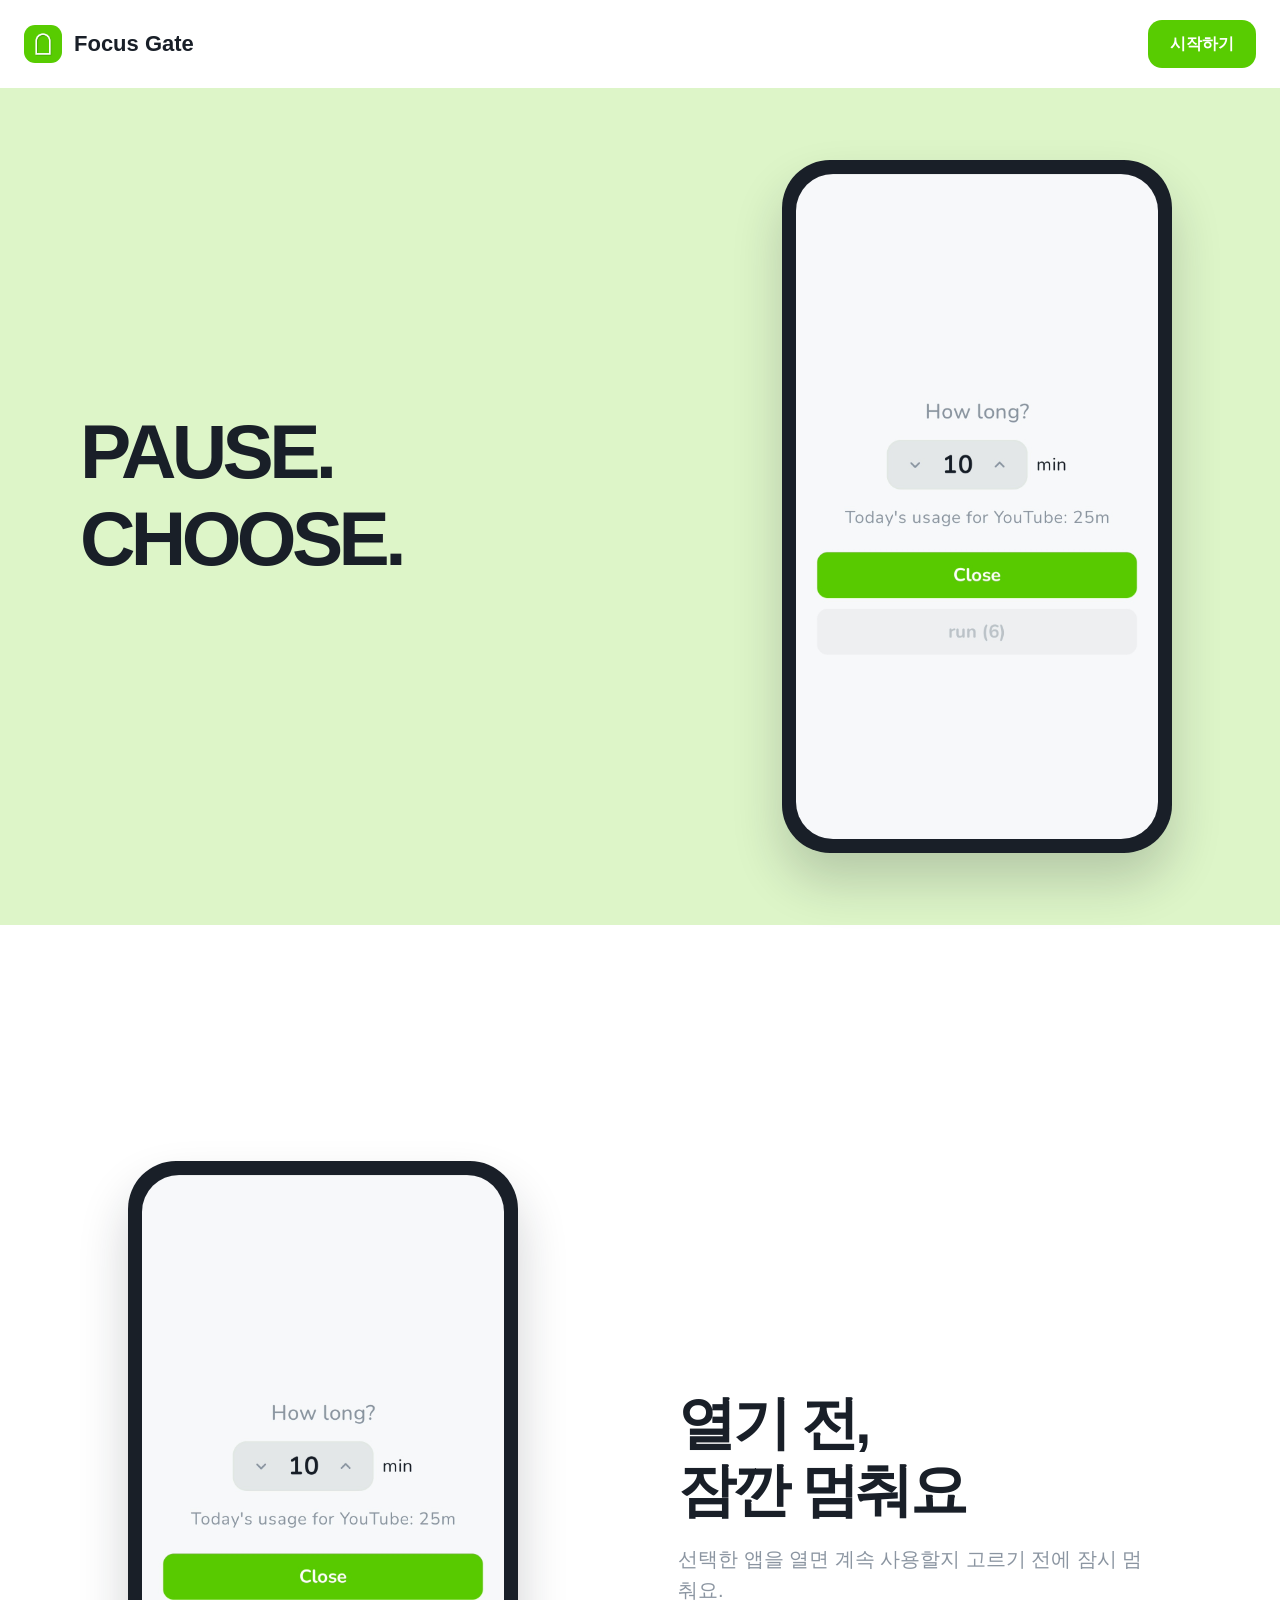
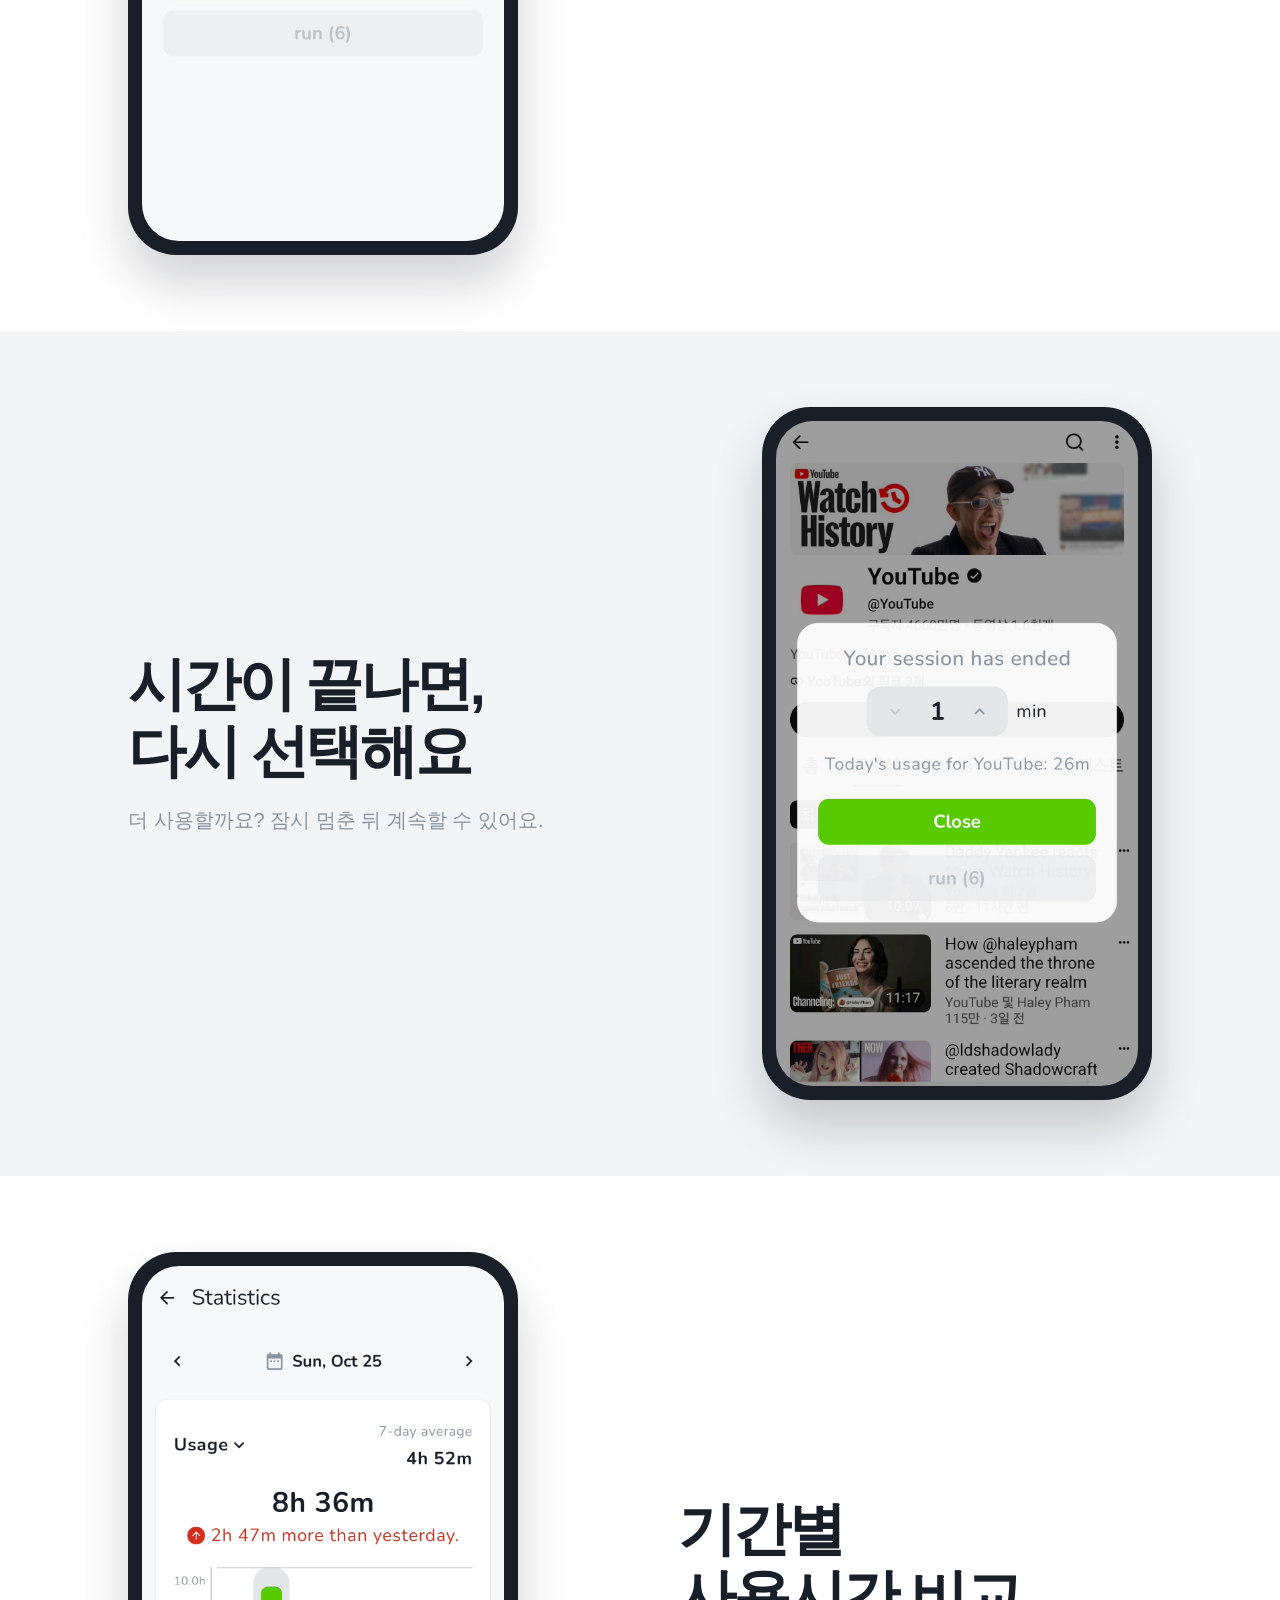
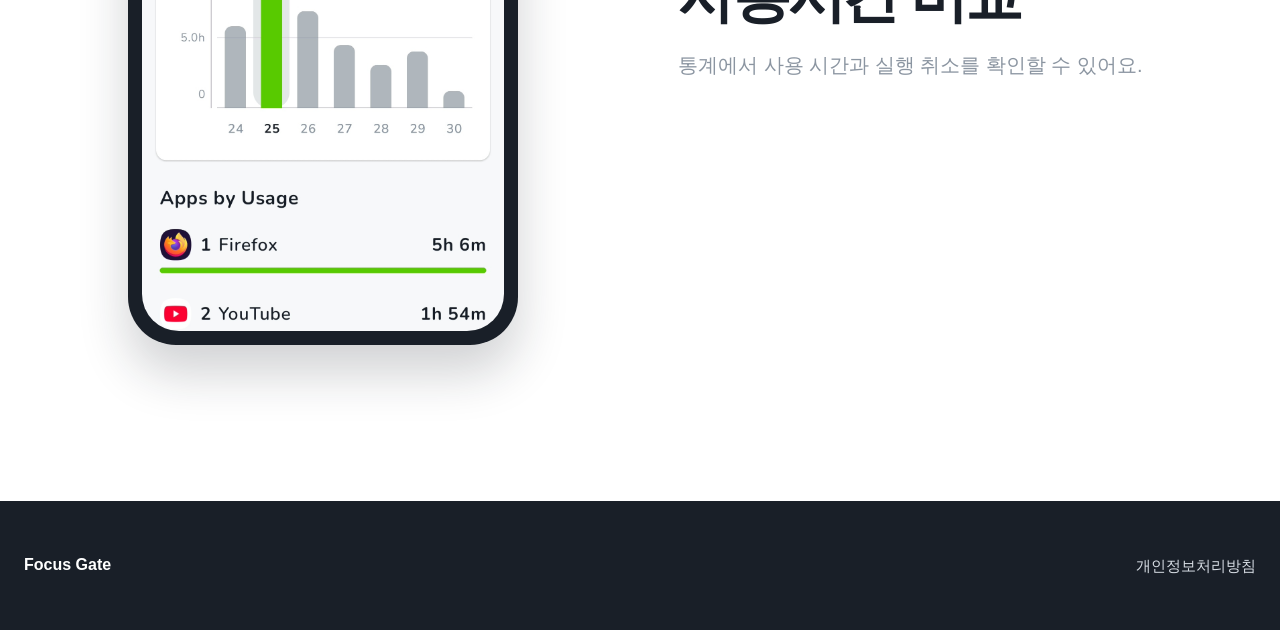
<file: docs/index.html>
<!doctype html>
<html lang="ko">
  <head>
    <meta charset="utf-8" />
    <meta name="viewport" content="width=device-width, initial-scale=1" />
    <meta name="description" content="Focus Gate는 앱을 열기 전 잠깐 멈추고, 내 시간을 의식적으로 선택하도록 도와줘요." />
    <title>Focus Gate — Focus your way</title>
    <link rel="stylesheet" href="styles.css" />
  </head>
  <body>
    <div class="header-band"><header class="container site-header">
      <a class="brand" href="./" aria-label="Focus Gate 홈"><img class="brand-icon" src="assets/app-icon.png" alt="" /><span>Focus Gate</span></a>
      <a class="button" href="#features">시작하기</a>
    </header></div>
    <main>
      <section class="hero-band" aria-labelledby="hero-title"><div class="container hero">
        <div>
          <h1 id="hero-title">PAUSE.<br />CHOOSE.</h1>
        </div>
        <div class="phone"><img class="app-shot" src="assets/pause.jpg" alt="Focus Gate Pause 화면" /></div>
      </div></section>
      <section id="features" class="features" aria-label="Focus Gate 기능 소개">
        <article class="feature">
          <div class="phone"><img class="app-shot" src="assets/pause.jpg" alt="Focus Gate Pause 화면" /></div>
          <div class="feature-copy"><h2>열기 전,<br />잠깐 멈춰요</h2><p>선택한 앱을 열면 계속 사용할지 고르기 전에 잠시 멈춰요.</p></div>
        </article>
        <article class="feature reversed">
          <div class="phone"><img class="app-shot" src="assets/repause.jpg" alt="Focus Gate RePause 화면" /></div>
          <div class="feature-copy"><h2>시간이 끝나면,<br />다시 선택해요</h2><p>더 사용할까요? 잠시 멈춘 뒤 계속할 수 있어요.</p></div>
        </article>
        <article class="feature">
          <div class="phone"><img class="app-shot" src="assets/stats.jpg" alt="Focus Gate 통계 화면" /></div>
          <div class="feature-copy"><h2>기간별<br />사용시간 비교</h2><p>통계에서 사용 시간과 실행 취소를 확인할 수 있어요.</p></div>
        </article>
      </section>
    </main>
    <footer class="site-footer"><div class="container footer-row"><strong>Focus Gate</strong><a href="privacy-policy/">개인정보처리방침</a></div></footer>
  </body>
</html>
</file>
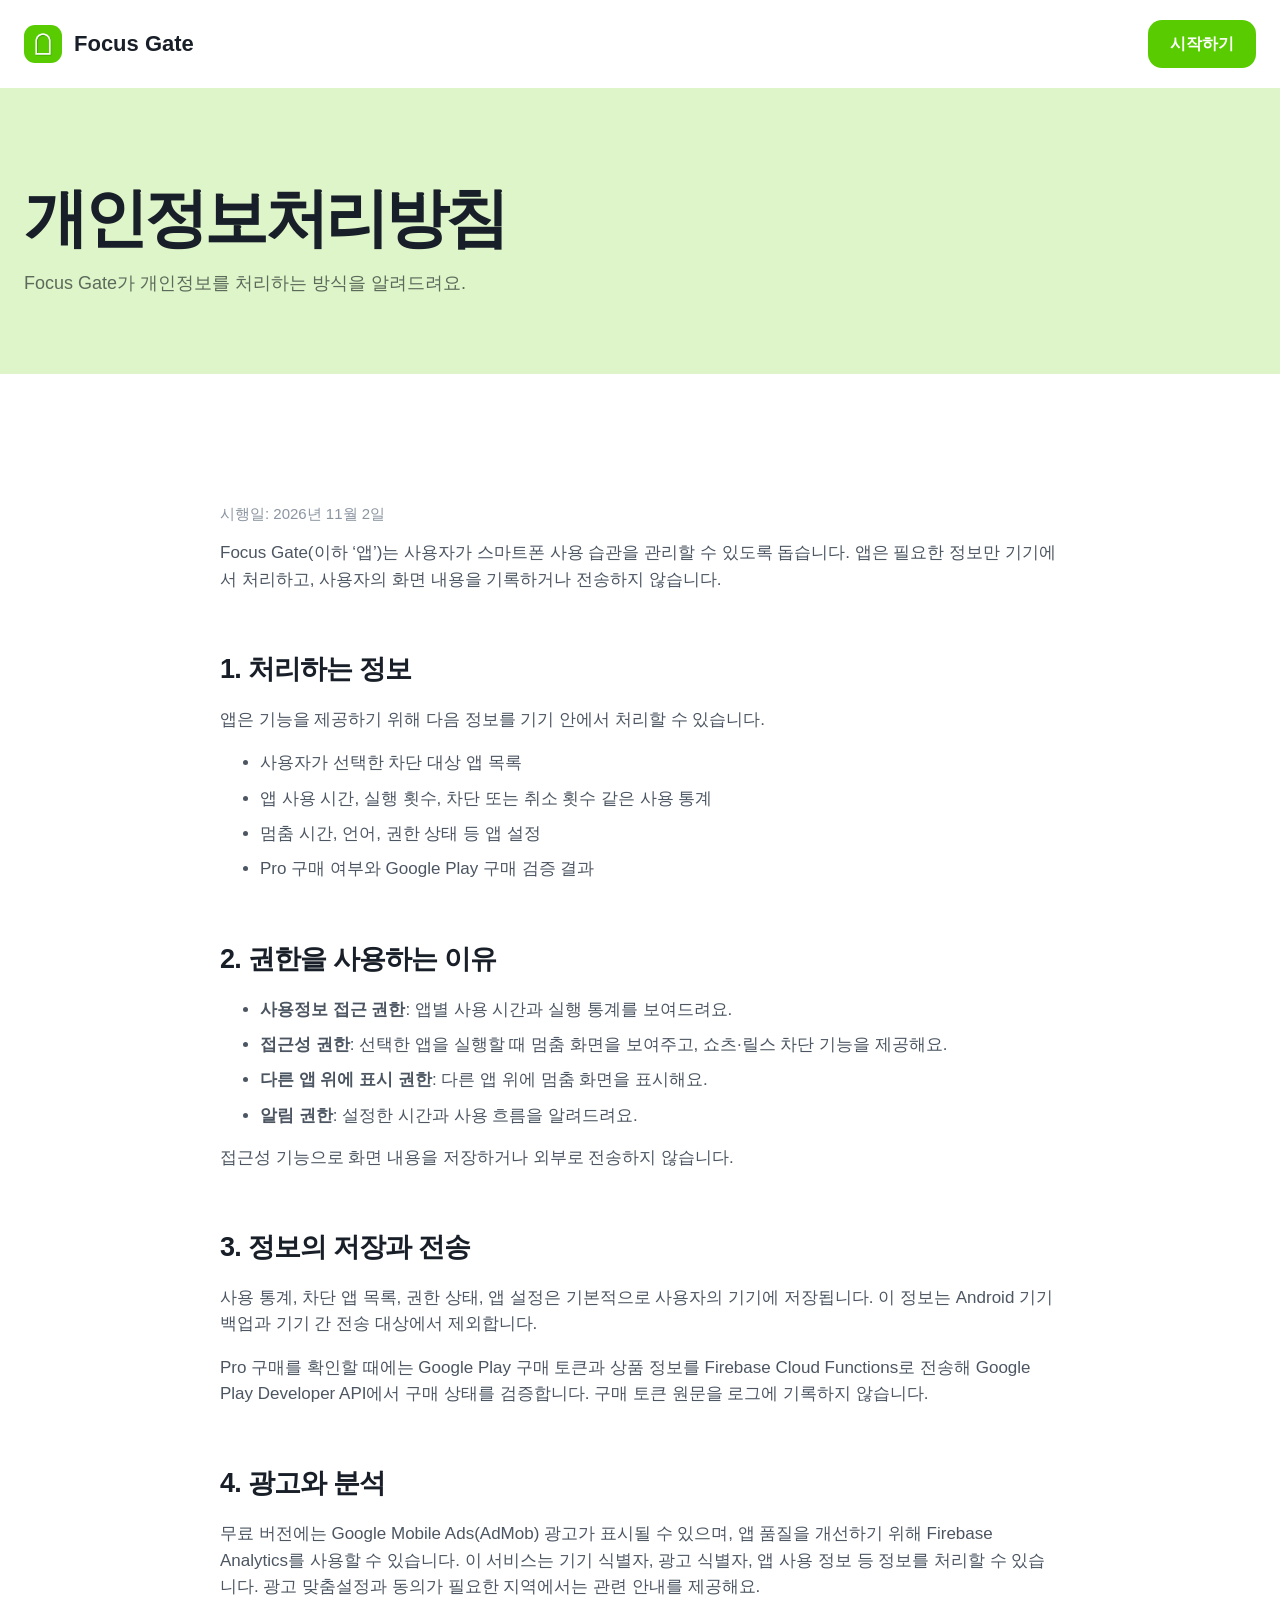
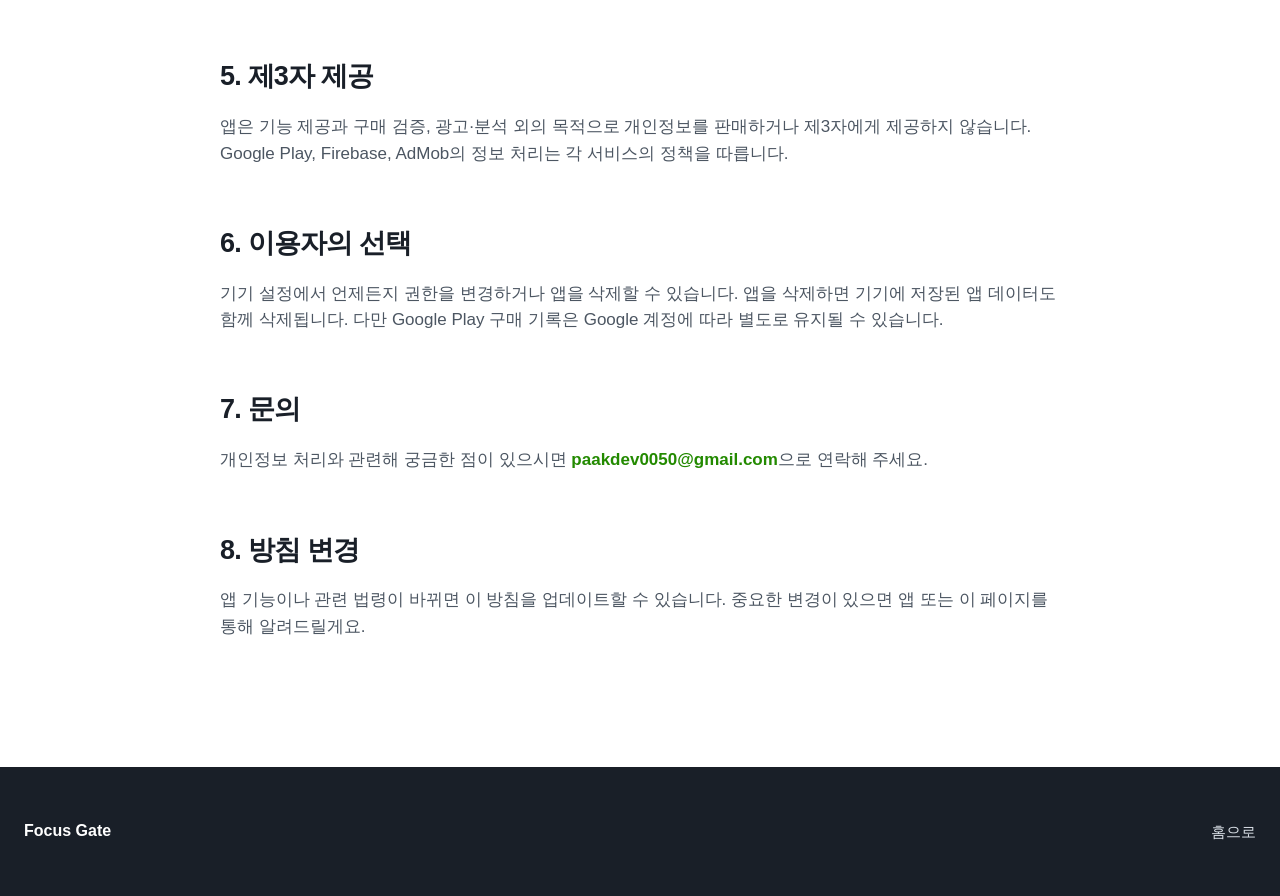
<file: docs/privacy-policy/index.html>
<!doctype html>
<html lang="ko">
  <head>
    <meta charset="utf-8" />
    <meta name="viewport" content="width=device-width, initial-scale=1" />
    <meta name="description" content="Focus Gate 개인정보처리방침" />
    <title>개인정보처리방침 | Focus Gate</title>
    <link rel="stylesheet" href="../styles.css" />
  </head>
  <body>
    <div class="header-band"><header class="container site-header">
      <a class="brand" href="../" aria-label="Focus Gate 홈"><img class="brand-icon" src="../assets/app-icon.png" alt="" /><span>Focus Gate</span></a>
      <a class="button" href="../#features">시작하기</a>
    </header></div>
    <main>
      <header class="policy-hero"><div class="container"><h1>개인정보처리방침</h1><p>Focus Gate가 개인정보를 처리하는 방식을 알려드려요.</p></div></header>
      <div class="policy">
      <section>
        <p class="date">시행일: 2026년 11월 2일</p>
        <p>
          Focus Gate(이하 ‘앱’)는 사용자가 스마트폰 사용 습관을 관리할 수 있도록 돕습니다.
          앱은 필요한 정보만 기기에서 처리하고, 사용자의 화면 내용을 기록하거나 전송하지 않습니다.
        </p>
      </section>

      <section>
        <h2>1. 처리하는 정보</h2>
        <p>앱은 기능을 제공하기 위해 다음 정보를 기기 안에서 처리할 수 있습니다.</p>
        <ul>
          <li>사용자가 선택한 차단 대상 앱 목록</li>
          <li>앱 사용 시간, 실행 횟수, 차단 또는 취소 횟수 같은 사용 통계</li>
          <li>멈춤 시간, 언어, 권한 상태 등 앱 설정</li>
          <li>Pro 구매 여부와 Google Play 구매 검증 결과</li>
        </ul>
      </section>

      <section>
        <h2>2. 권한을 사용하는 이유</h2>
        <ul>
          <li><strong>사용정보 접근 권한</strong>: 앱별 사용 시간과 실행 통계를 보여드려요.</li>
          <li><strong>접근성 권한</strong>: 선택한 앱을 실행할 때 멈춤 화면을 보여주고, 쇼츠·릴스 차단 기능을 제공해요.</li>
          <li><strong>다른 앱 위에 표시 권한</strong>: 다른 앱 위에 멈춤 화면을 표시해요.</li>
          <li><strong>알림 권한</strong>: 설정한 시간과 사용 흐름을 알려드려요.</li>
        </ul>
        <p>접근성 기능으로 화면 내용을 저장하거나 외부로 전송하지 않습니다.</p>
      </section>

      <section>
        <h2>3. 정보의 저장과 전송</h2>
        <p>
          사용 통계, 차단 앱 목록, 권한 상태, 앱 설정은 기본적으로 사용자의 기기에 저장됩니다.
          이 정보는 Android 기기 백업과 기기 간 전송 대상에서 제외합니다.
        </p>
        <p>
          Pro 구매를 확인할 때에는 Google Play 구매 토큰과 상품 정보를 Firebase Cloud Functions로 전송해
          Google Play Developer API에서 구매 상태를 검증합니다. 구매 토큰 원문을 로그에 기록하지 않습니다.
        </p>
      </section>

      <section>
        <h2>4. 광고와 분석</h2>
        <p>
          무료 버전에는 Google Mobile Ads(AdMob) 광고가 표시될 수 있으며, 앱 품질을 개선하기 위해
          Firebase Analytics를 사용할 수 있습니다. 이 서비스는 기기 식별자, 광고 식별자, 앱 사용 정보 등
          정보를 처리할 수 있습니다. 광고 맞춤설정과 동의가 필요한 지역에서는 관련 안내를 제공해요.
        </p>
      </section>

      <section>
        <h2>5. 제3자 제공</h2>
        <p>
          앱은 기능 제공과 구매 검증, 광고·분석 외의 목적으로 개인정보를 판매하거나 제3자에게 제공하지 않습니다.
          Google Play, Firebase, AdMob의 정보 처리는 각 서비스의 정책을 따릅니다.
        </p>
      </section>

      <section>
        <h2>6. 이용자의 선택</h2>
        <p>
          기기 설정에서 언제든지 권한을 변경하거나 앱을 삭제할 수 있습니다. 앱을 삭제하면 기기에 저장된
          앱 데이터도 함께 삭제됩니다. 다만 Google Play 구매 기록은 Google 계정에 따라 별도로 유지될 수 있습니다.
        </p>
      </section>

      <section>
        <h2>7. 문의</h2>
        <p>
          개인정보 처리와 관련해 궁금한 점이 있으시면
          <a href="mailto:paakdev0050@gmail.com">paakdev0050@gmail.com</a>으로 연락해 주세요.
        </p>
      </section>

      <section>
        <h2>8. 방침 변경</h2>
        <p>
          앱 기능이나 관련 법령이 바뀌면 이 방침을 업데이트할 수 있습니다. 중요한 변경이 있으면
          앱 또는 이 페이지를 통해 알려드릴게요.
        </p>
      </section>

      </div>
    </main>
    <footer class="site-footer"><div class="container footer-row"><strong>Focus Gate</strong><a href="../">홈으로</a></div></footer>
  </body>
</html>
</file>
<file: docs/styles.css>
:root { --accent:#58cc01; --accent-pressed:#46a300; --canvas:#fff; --surface:#f2f4f6; --ink:#191f28; --muted:#8b95a1; --phone:#191f28; }
* { box-sizing:border-box; }
html { scroll-behavior:smooth; }
body { margin:0; color:var(--ink); background:var(--canvas); font-family:Inter,Pretendard,"Apple SD Gothic Neo","Segoe UI",sans-serif; line-height:1.55; }
a { color:inherit; text-decoration:none; }
.container { width:min(100% - 48px,1280px); margin:0 auto; }
.header-band { position:sticky; top:0; z-index:20; width:100%; background:rgba(255,255,255,.94); backdrop-filter:blur(14px); }
.site-header { height:88px; display:flex; align-items:center; justify-content:space-between; }
.brand { display:inline-flex; align-items:center; gap:12px; font-size:22px; font-weight:800; }
.brand-mark { display:grid; place-items:center; width:38px; height:38px; border-radius:11px; background:var(--accent); color:#fff; font-size:19px; font-weight:900; }
.brand-icon { display:block; width:38px; height:38px; border-radius:11px; object-fit:cover; }
.button { display:inline-flex; align-items:center; justify-content:center; min-height:48px; padding:0 22px; border-radius:14px; background:var(--accent); color:#fff; font-weight:800; }
.button:hover { background:var(--accent-pressed); }
.hero-band { background:#ddf5c8; }
.hero { min-height:calc(100vh - 88px); display:grid; grid-template-columns:minmax(0,1fr) minmax(320px,.78fr); align-items:center; gap:clamp(40px,8vw,150px); padding:72px 56px; }
.eyebrow { margin:0 0 20px; font-size:14px; font-weight:800; letter-spacing:.13em; }
h1,h2,h3,p { margin-top:0; }
h1 { max-width:670px; margin-bottom:24px; font-size:clamp(46px,6vw,78px); line-height:1.13; letter-spacing:-.06em; }
.lead { max-width:600px; margin-bottom:34px; color:#475147; font-size:clamp(18px,2vw,23px); }
.phone { width:min(100%,390px); aspect-ratio:9 / 16; margin:0 auto; padding:14px; border-radius:48px; background:var(--phone); box-shadow:0 28px 50px rgba(25,31,40,.2); }
.app-shot { display:block; width:100%; height:100%; border-radius:37px; object-fit:cover; object-position:top; }
.phone-screen,.mini-screen { height:100%; padding:34px 26px; border-radius:37px; background:#f8fbf7; }
.screen-brand { font-size:15px; font-weight:800; }
.pause-question { margin:24% 0 30%; font-size:clamp(30px,4vw,42px); font-weight:800; line-height:1.18; letter-spacing:-.05em; }
.screen-button { display:grid; place-items:center; min-height:52px; border-radius:14px; background:var(--accent); color:#fff; font-weight:800; }
.features { padding:160px 0 80px; }
.feature { --feature-gutter:max(24px,calc((100vw - 1024px) / 2)); display:grid; grid-template-columns:390px minmax(0,1fr); align-items:center; column-gap:160px; min-height:680px; padding:76px var(--feature-gutter); }
.feature:nth-of-type(even) { background:var(--surface); }
.feature-copy h2 { margin-bottom:20px; font-size:clamp(38px,5vw,58px); line-height:1.15; letter-spacing:-.055em; }
.feature-copy p { max-width:510px; color:var(--muted); font-size:20px; }
.feature.reversed .feature-copy { order:-1; }
.feature.reversed { grid-template-columns:minmax(0,1fr) 390px; }
.mini-screen { min-height:500px; padding:28px 23px; }
.mini-screen h3 { margin:10px 0 50px; font-size:20px; }
.timer { margin:70px 0 18px; text-align:center; font-size:68px; font-weight:800; letter-spacing:-.08em; }
.mini-subtitle { color:var(--muted); text-align:center; }
.chart { display:flex; align-items:end; gap:11px; height:210px; margin-top:84px; }
.chart span { flex:1; border-radius:10px 10px 4px 4px; background:var(--accent); }
.chart span:nth-child(2) { height:42%; opacity:.65; }.chart span:nth-child(3) { height:78%; }.chart span:nth-child(4) { height:57%; opacity:.75; }.chart span:nth-child(5) { height:92%; }.chart span:nth-child(6) { height:48%; opacity:.6; }
.site-footer { padding:52px 0; background:var(--ink); color:#fff; }.footer-row { display:flex; justify-content:space-between; align-items:center; gap:20px; }.footer-row a { color:#d8dee5; font-size:15px; }
.policy-hero { padding:94px 0 76px; background:#ddf5c8; }.policy-hero h1 { margin-bottom:16px; font-size:clamp(44px,5vw,68px); }.policy-hero p { margin:0; color:#5d6a5b; font-size:18px; }
.policy { width:min(100% - 48px,840px); margin:0 auto; padding:72px 0 110px; }.policy section { margin-top:56px; }.policy h2 { margin-bottom:16px; font-size:27px; letter-spacing:-.03em; }.policy p,.policy li { color:#4c5662; font-size:17px; overflow-wrap:anywhere; }.policy li + li { margin-top:9px; }.policy .date { color:var(--muted); font-size:15px; }.policy a { color:#238a00; font-weight:800; }
@media (max-width:980px) { .feature,.feature.reversed { grid-template-columns:320px minmax(0,1fr); column-gap:72px; }.feature.reversed { grid-template-columns:minmax(0,1fr) 320px; }.feature .phone { max-width:320px; } }
@media (max-width:760px) { .container { width:min(100% - 32px,1280px); }.site-header { height:72px; }.brand { font-size:18px; }.brand-mark,.brand-icon { width:34px; height:34px; }.site-header .button { min-height:42px; padding:0 15px; font-size:14px; }.hero { grid-template-columns:1fr; min-height:auto; padding:72px 24px 48px; }.hero .phone,.feature .phone { max-width:320px; }.features { padding-top:64px; }.feature,.feature.reversed { grid-template-columns:1fr; min-height:auto; padding:72px 24px; }.feature.reversed .feature-copy { order:0; }.mini-screen { min-height:390px; }.timer { margin-top:32px; }.chart { margin-top:42px; height:160px; }.footer-row { align-items:flex-start; flex-direction:column; } }
</file>
